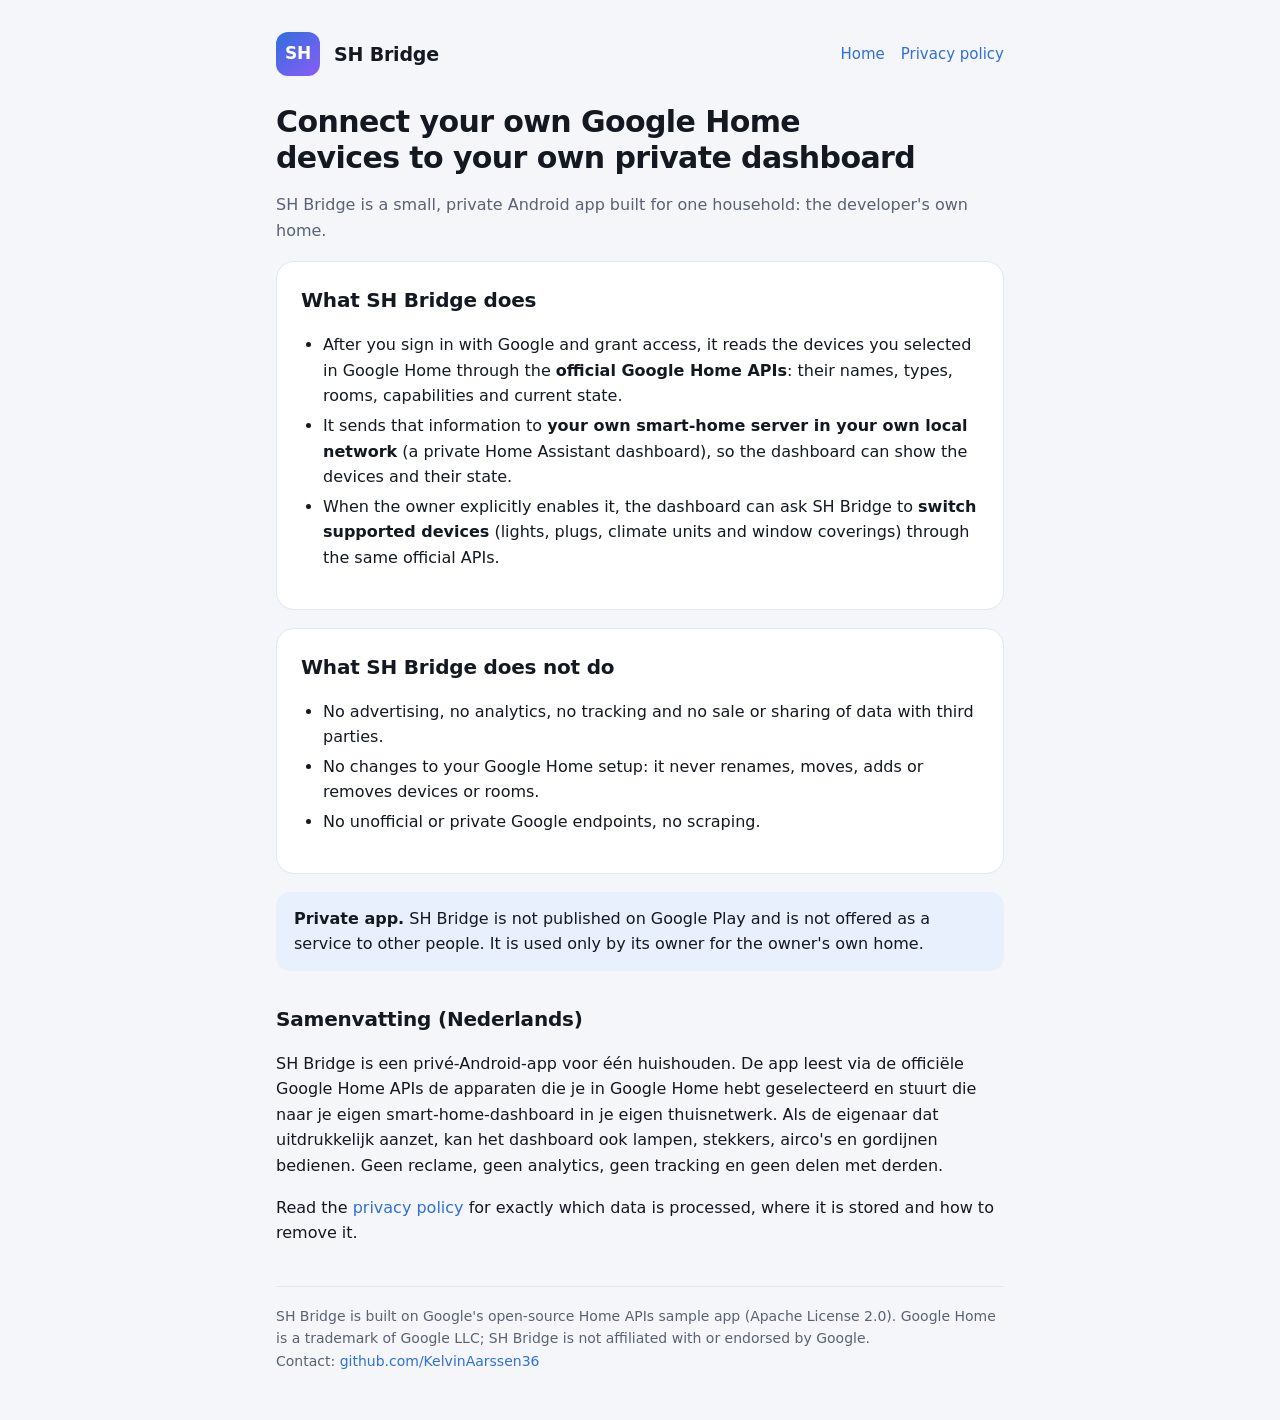
<file: index.html>
<!doctype html>
<html lang="en">
<head>
  <meta charset="utf-8">
  <meta name="viewport" content="width=device-width, initial-scale=1">
  <title>SH Bridge</title>
  <meta name="description" content="SH Bridge is a private Android app that connects the owner's Google Home devices to the owner's own smart-home dashboard using the official Google Home APIs.">
  <link rel="stylesheet" href="style.css">
</head>
<body>
<div class="wrap">
  <header>
    <div class="logo" aria-hidden="true">SH</div>
    <div class="name">SH Bridge</div>
    <nav><a href="./">Home</a><a href="privacy.html">Privacy policy</a></nav>
  </header>

  <h1>Connect your own Google Home devices to your own private dashboard</h1>
  <p class="muted">SH Bridge is a small, private Android app built for one household: the developer's own home.</p>

  <div class="card">
    <h2 style="margin-top:0">What SH Bridge does</h2>
    <ul>
      <li>After you sign in with Google and grant access, it reads the devices you selected in Google Home through the <strong>official Google Home APIs</strong>: their names, types, rooms, capabilities and current state.</li>
      <li>It sends that information to <strong>your own smart-home server in your own local network</strong> (a private Home Assistant dashboard), so the dashboard can show the devices and their state.</li>
      <li>When the owner explicitly enables it, the dashboard can ask SH Bridge to <strong>switch supported devices</strong> (lights, plugs, climate units and window coverings) through the same official APIs.</li>
    </ul>
  </div>

  <div class="card">
    <h2 style="margin-top:0">What SH Bridge does not do</h2>
    <ul>
      <li>No advertising, no analytics, no tracking and no sale or sharing of data with third parties.</li>
      <li>No changes to your Google Home setup: it never renames, moves, adds or removes devices or rooms.</li>
      <li>No unofficial or private Google endpoints, no scraping.</li>
    </ul>
  </div>

  <div class="note">
    <strong>Private app.</strong> SH Bridge is not published on Google Play and is not offered as a service to other people. It is used only by its owner for the owner's own home.
  </div>

  <h2>Samenvatting (Nederlands)</h2>
  <p>SH Bridge is een privé-Android-app voor één huishouden. De app leest via de officiële Google Home APIs de apparaten die je in Google Home hebt geselecteerd en stuurt die naar je eigen smart-home-dashboard in je eigen thuisnetwerk. Als de eigenaar dat uitdrukkelijk aanzet, kan het dashboard ook lampen, stekkers, airco's en gordijnen bedienen. Geen reclame, geen analytics, geen tracking en geen delen met derden.</p>

  <p>Read the <a href="privacy.html">privacy policy</a> for exactly which data is processed, where it is stored and how to remove it.</p>

  <footer>
    SH Bridge is built on Google's open-source Home APIs sample app (Apache License 2.0). Google Home is a trademark of Google LLC; SH Bridge is not affiliated with or endorsed by Google.<br>
    Contact: <a href="https://github.com/KelvinAarssen36">github.com/KelvinAarssen36</a>
  </footer>
</div>
</body>
</html>
</file>
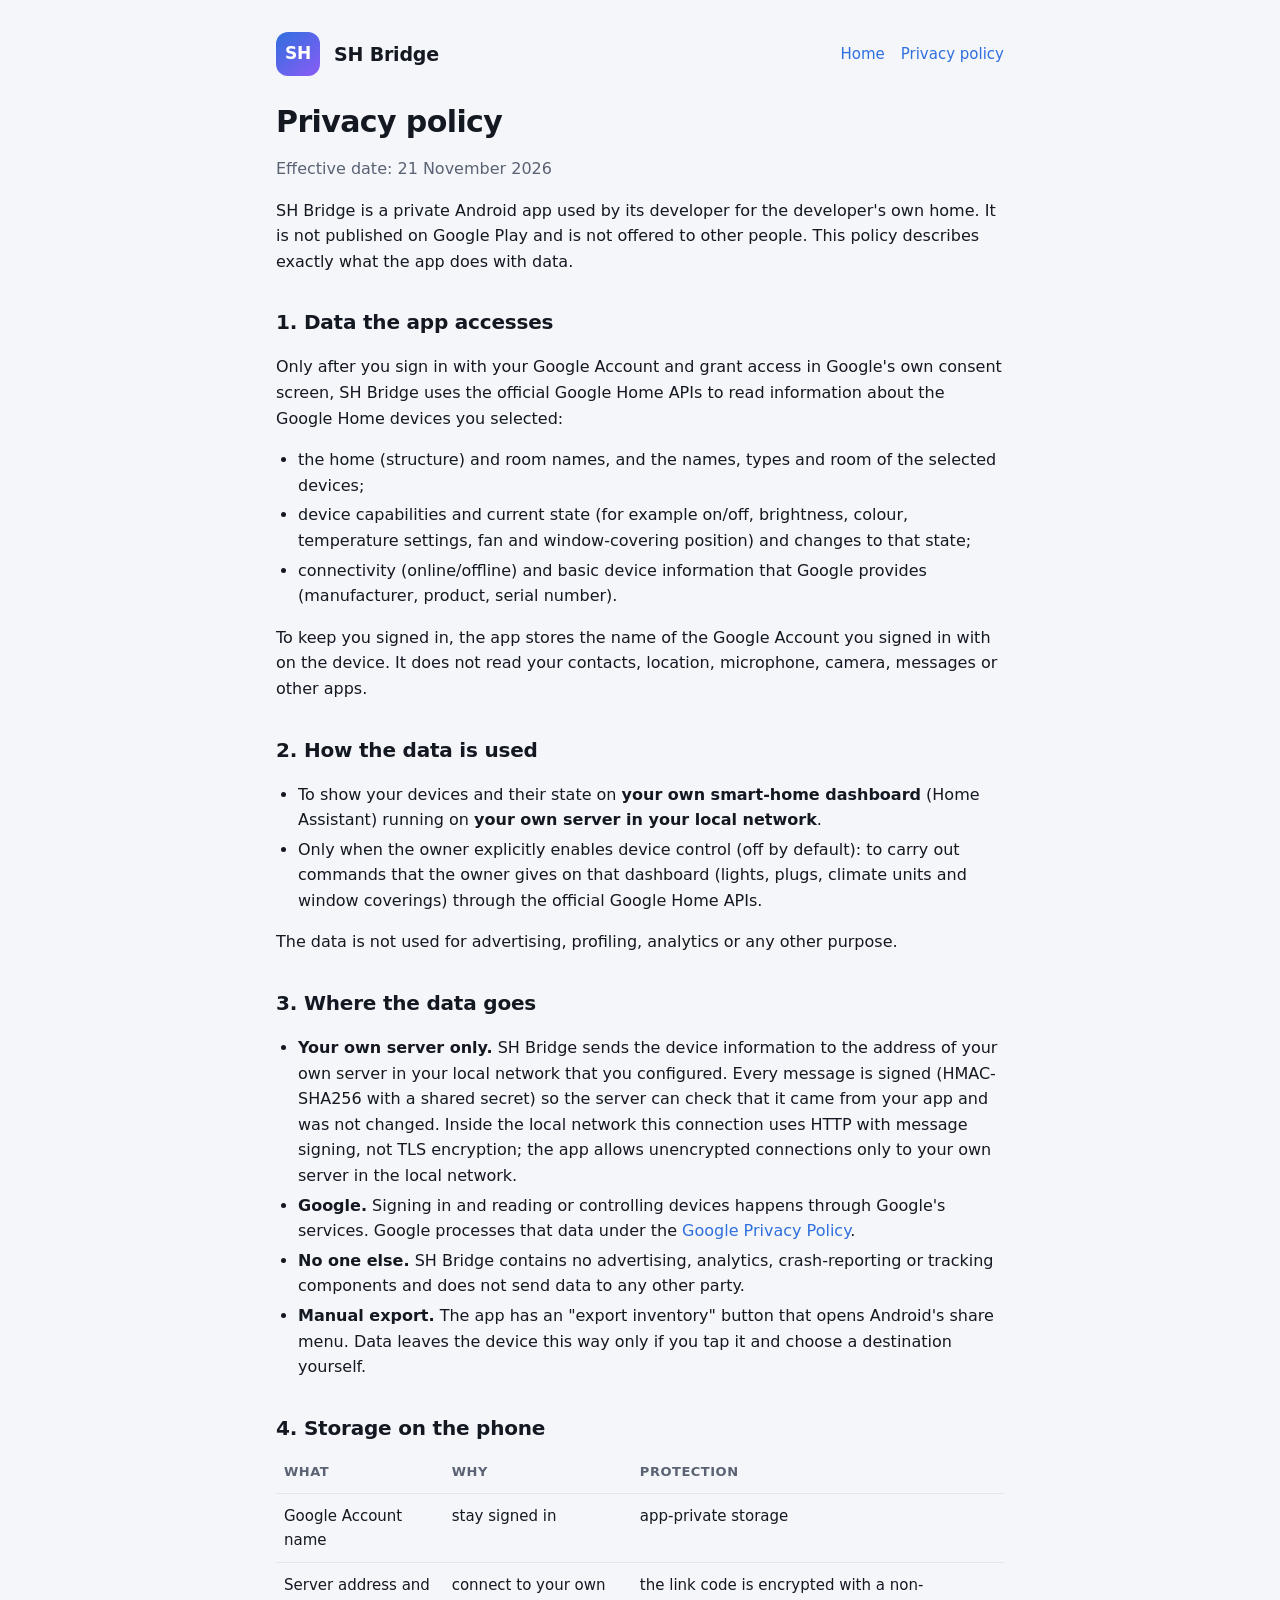
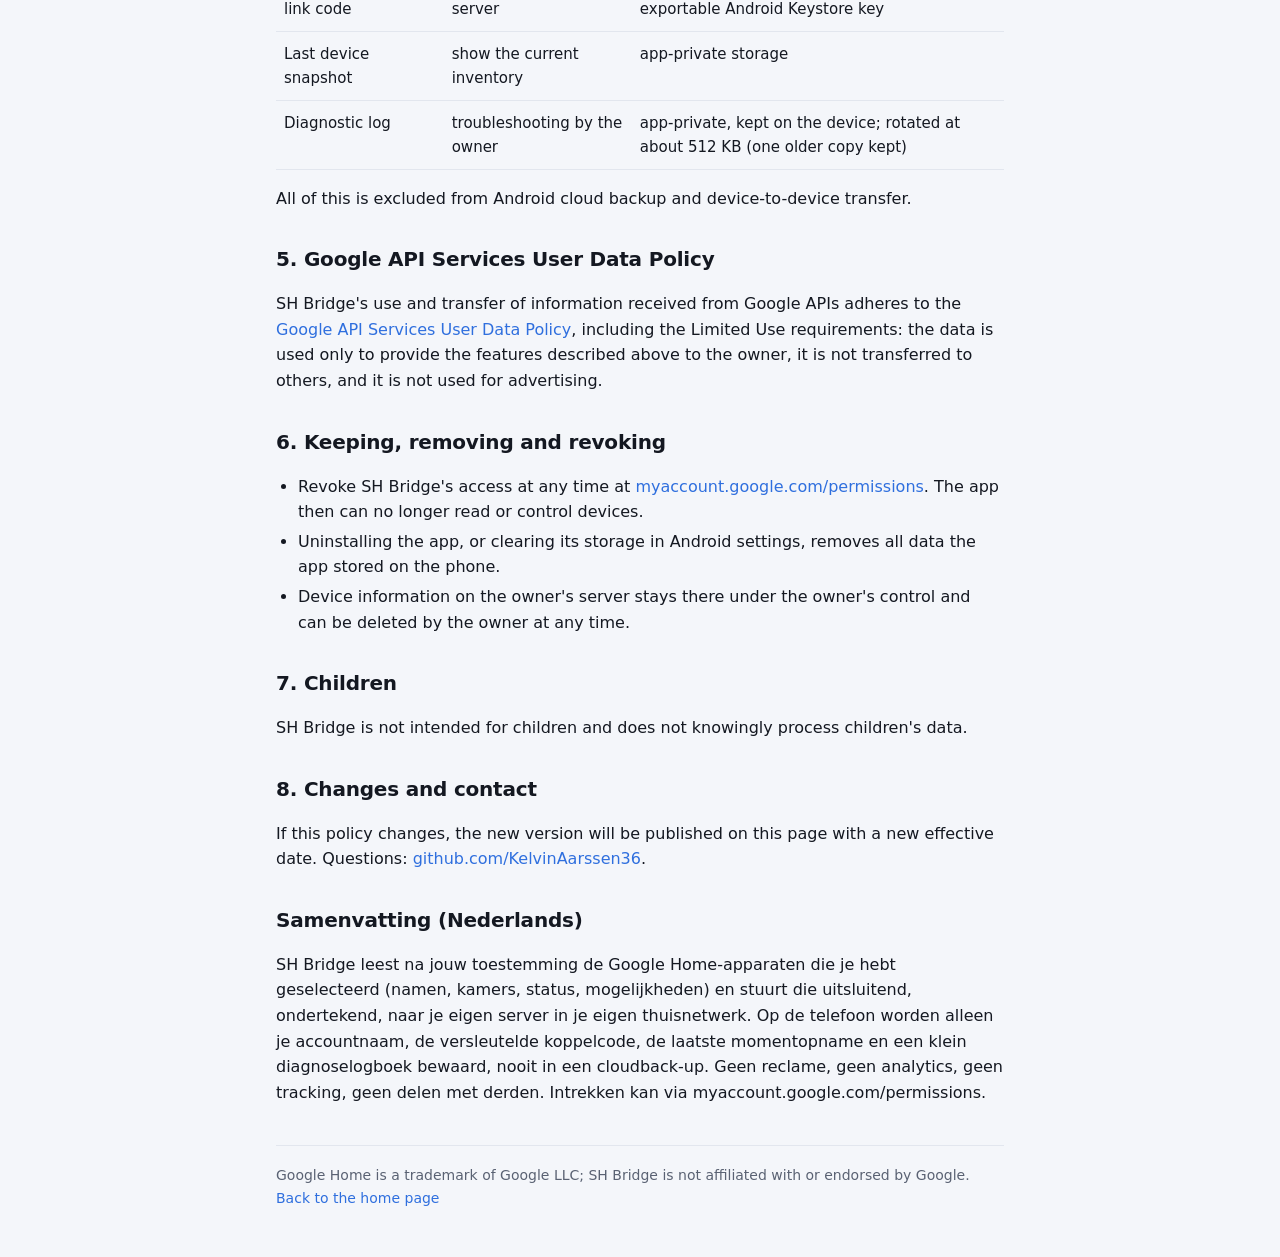
<file: privacy.html>
<!doctype html>
<html lang="en">
<head>
  <meta charset="utf-8">
  <meta name="viewport" content="width=device-width, initial-scale=1">
  <title>SH Bridge Privacy Policy</title>
  <meta name="description" content="Privacy policy of SH Bridge, a private Android app that connects the owner's Google Home devices to the owner's own local dashboard.">
  <link rel="stylesheet" href="style.css">
</head>
<body>
<div class="wrap">
  <header>
    <div class="logo" aria-hidden="true">SH</div>
    <div class="name">SH Bridge</div>
    <nav><a href="./">Home</a><a href="privacy.html">Privacy policy</a></nav>
  </header>

  <h1>Privacy policy</h1>
  <p class="muted">Effective date: 21 November 2026</p>

  <p>SH Bridge is a private Android app used by its developer for the developer's own home. It is not published on Google Play and is not offered to other people. This policy describes exactly what the app does with data.</p>

  <h2>1. Data the app accesses</h2>
  <p>Only after you sign in with your Google Account and grant access in Google's own consent screen, SH Bridge uses the official Google Home APIs to read information about the Google Home devices you selected:</p>
  <ul>
    <li>the home (structure) and room names, and the names, types and room of the selected devices;</li>
    <li>device capabilities and current state (for example on/off, brightness, colour, temperature settings, fan and window-covering position) and changes to that state;</li>
    <li>connectivity (online/offline) and basic device information that Google provides (manufacturer, product, serial number).</li>
  </ul>
  <p>To keep you signed in, the app stores the name of the Google Account you signed in with on the device. It does not read your contacts, location, microphone, camera, messages or other apps.</p>

  <h2>2. How the data is used</h2>
  <ul>
    <li>To show your devices and their state on <strong>your own smart-home dashboard</strong> (Home Assistant) running on <strong>your own server in your local network</strong>.</li>
    <li>Only when the owner explicitly enables device control (off by default): to carry out commands that the owner gives on that dashboard (lights, plugs, climate units and window coverings) through the official Google Home APIs.</li>
  </ul>
  <p>The data is not used for advertising, profiling, analytics or any other purpose.</p>

  <h2>3. Where the data goes</h2>
  <ul>
    <li><strong>Your own server only.</strong> SH Bridge sends the device information to the address of your own server in your local network that you configured. Every message is signed (HMAC-SHA256 with a shared secret) so the server can check that it came from your app and was not changed. Inside the local network this connection uses HTTP with message signing, not TLS encryption; the app allows unencrypted connections only to your own server in the local network.</li>
    <li><strong>Google.</strong> Signing in and reading or controlling devices happens through Google's services. Google processes that data under the <a href="https://policies.google.com/privacy">Google Privacy Policy</a>.</li>
    <li><strong>No one else.</strong> SH Bridge contains no advertising, analytics, crash-reporting or tracking components and does not send data to any other party.</li>
    <li><strong>Manual export.</strong> The app has an "export inventory" button that opens Android's share menu. Data leaves the device this way only if you tap it and choose a destination yourself.</li>
  </ul>

  <h2>4. Storage on the phone</h2>
  <div class="tablebox"><table>
    <tr><th>What</th><th>Why</th><th>Protection</th></tr>
    <tr><td>Google Account name</td><td>stay signed in</td><td>app-private storage</td></tr>
    <tr><td>Server address and link code</td><td>connect to your own server</td><td>the link code is encrypted with a non-exportable Android Keystore key</td></tr>
    <tr><td>Last device snapshot</td><td>show the current inventory</td><td>app-private storage</td></tr>
    <tr><td>Diagnostic log</td><td>troubleshooting by the owner</td><td>app-private, kept on the device; rotated at about 512 KB (one older copy kept)</td></tr>
  </table></div>
  <p>All of this is excluded from Android cloud backup and device-to-device transfer.</p>

  <h2>5. Google API Services User Data Policy</h2>
  <p>SH Bridge's use and transfer of information received from Google APIs adheres to the <a href="https://developers.google.com/terms/api-services-user-data-policy">Google API Services User Data Policy</a>, including the Limited Use requirements: the data is used only to provide the features described above to the owner, it is not transferred to others, and it is not used for advertising.</p>

  <h2>6. Keeping, removing and revoking</h2>
  <ul>
    <li>Revoke SH Bridge's access at any time at <a href="https://myaccount.google.com/permissions">myaccount.google.com/permissions</a>. The app then can no longer read or control devices.</li>
    <li>Uninstalling the app, or clearing its storage in Android settings, removes all data the app stored on the phone.</li>
    <li>Device information on the owner's server stays there under the owner's control and can be deleted by the owner at any time.</li>
  </ul>

  <h2>7. Children</h2>
  <p>SH Bridge is not intended for children and does not knowingly process children's data.</p>

  <h2>8. Changes and contact</h2>
  <p>If this policy changes, the new version will be published on this page with a new effective date. Questions: <a href="https://github.com/KelvinAarssen36">github.com/KelvinAarssen36</a>.</p>

  <h2>Samenvatting (Nederlands)</h2>
  <p>SH Bridge leest na jouw toestemming de Google Home-apparaten die je hebt geselecteerd (namen, kamers, status, mogelijkheden) en stuurt die uitsluitend, ondertekend, naar je eigen server in je eigen thuisnetwerk. Op de telefoon worden alleen je accountnaam, de versleutelde koppelcode, de laatste momentopname en een klein diagnoselogboek bewaard, nooit in een cloudback-up. Geen reclame, geen analytics, geen tracking, geen delen met derden. Intrekken kan via myaccount.google.com/permissions.</p>

  <footer>
    Google Home is a trademark of Google LLC; SH Bridge is not affiliated with or endorsed by Google. <a href="./">Back to the home page</a>
  </footer>
</div>
</body>
</html>
</file>
<file: style.css>
/* SH Bridge public pages — self-contained (no external fonts, scripts or trackers). */
:root {
  --bg: #f4f6fa; --card: #ffffff; --text: #141821; --muted: #5a6273; --line: #e2e6ee; --accent: #2f6fde; --accent-soft: #e8f0fd;
  color-scheme: light;
}
@media (prefers-color-scheme: dark) {
  :root { --bg: #0f1218; --card: #171b23; --text: #eceff5; --muted: #9aa3b5; --line: #262c38; --accent: #6ea2ff; --accent-soft: #1b2638; color-scheme: dark; }
}
* { box-sizing: border-box; }
html { -webkit-text-size-adjust: 100%; }
body { margin: 0; background: var(--bg); color: var(--text); font: 16px/1.6 system-ui, -apple-system, "Segoe UI", Roboto, Helvetica, Arial, sans-serif; }
.wrap { max-width: 760px; margin: 0 auto; padding: 32px max(16px, env(safe-area-inset-left)) 48px max(16px, env(safe-area-inset-right)); }
header { display: flex; align-items: center; gap: 14px; margin-bottom: 28px; }
.logo { width: 44px; height: 44px; border-radius: 12px; background: linear-gradient(140deg, var(--accent), #8b5cf6); display: grid; place-items: center;
        color: #fff; font-weight: 700; font-size: 17px; letter-spacing: -.02em; flex: none; }
header .name { font-weight: 700; font-size: 19px; letter-spacing: -.01em; }
header nav { margin-left: auto; display: flex; gap: 16px; font-size: 15px; }
a { color: var(--accent); text-decoration: none; } a:hover { text-decoration: underline; }
h1 { font-size: 30px; line-height: 1.2; letter-spacing: -.02em; margin: 0 0 12px; text-wrap: balance; }
h2 { font-size: 20px; letter-spacing: -.01em; margin: 32px 0 8px; }
p, li { color: var(--text); } .muted { color: var(--muted); }
.card { background: var(--card); border: 1px solid var(--line); border-radius: 18px; padding: 22px 24px; margin: 18px 0; }
.note { background: var(--accent-soft); border-radius: 14px; padding: 14px 18px; margin: 18px 0; }
ul { padding-left: 22px; } li { margin: 4px 0; }
table { width: 100%; border-collapse: collapse; font-size: 15px; }
th, td { text-align: left; padding: 10px 8px; border-bottom: 1px solid var(--line); vertical-align: top; }
th { font-weight: 600; color: var(--muted); font-size: 13px; text-transform: uppercase; letter-spacing: .04em; }
.tablebox { overflow-x: auto; }
footer { margin-top: 40px; font-size: 14px; color: var(--muted); border-top: 1px solid var(--line); padding-top: 18px; }
@media (max-width: 520px) { h1 { font-size: 25px; } header nav { gap: 12px; } .card { padding: 18px; } }
</file>
